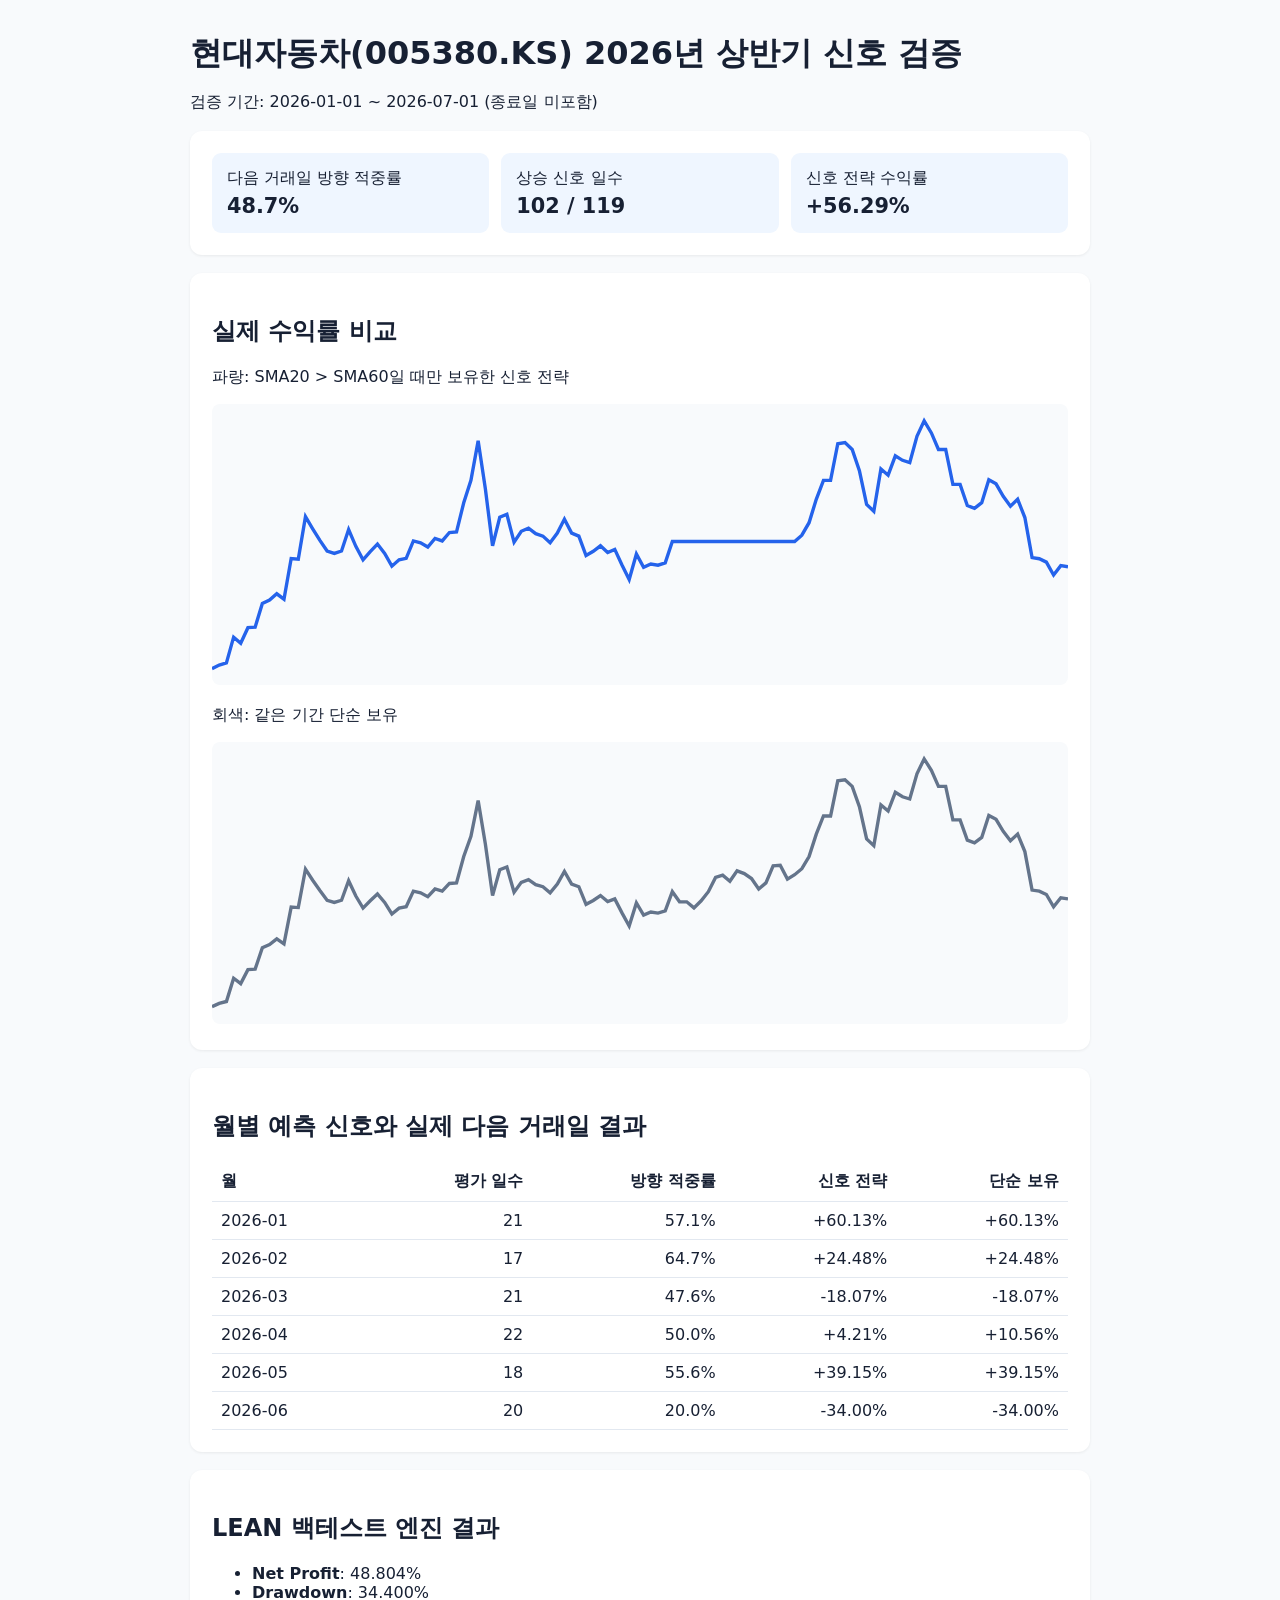
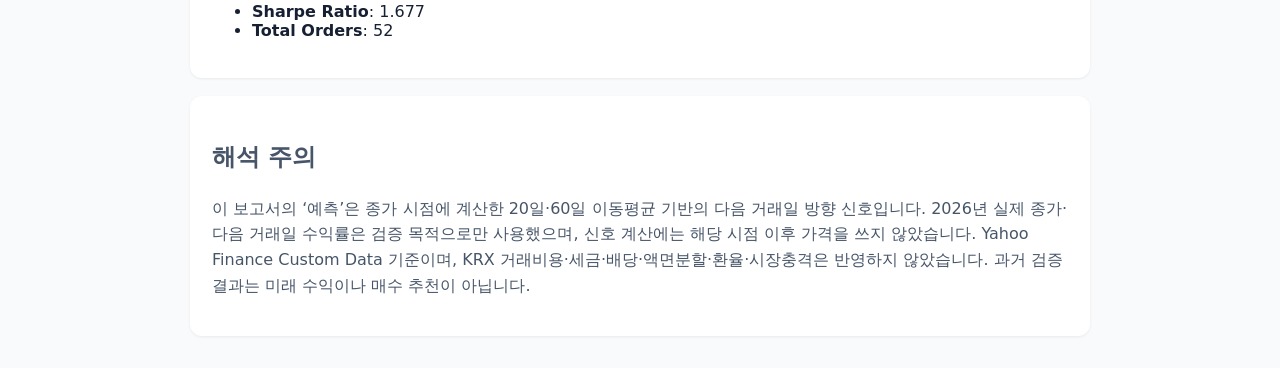
<file: hyundai-results/hyundai-2026-h1-report.html>
<!doctype html>
<html lang="ko"><meta charset="utf-8"><meta name="viewport" content="width=device-width,initial-scale=1">
<title>현대자동차 2026년 상반기 신호 검증</title>
<style>body{font-family:system-ui,sans-serif;max-width:900px;margin:32px auto;padding:0 20px;color:#172033;background:#f8fafc}section{background:white;border-radius:12px;padding:22px;margin:18px 0;box-shadow:0 1px 3px #0001}h1{margin-bottom:4px}.grid{display:grid;grid-template-columns:repeat(3,1fr);gap:12px}.metric{padding:15px;background:#eff6ff;border-radius:9px}.metric b{display:block;font-size:1.3rem;margin-top:5px}table{border-collapse:collapse;width:100%}td,th{padding:9px;border-bottom:1px solid #e2e8f0;text-align:right}td:first-child,th:first-child{text-align:left}svg{width:100%;background:#f8fafc;border-radius:8px}.note{color:#475569;line-height:1.6}</style>
<body><h1>현대자동차(005380.KS) 2026년 상반기 신호 검증</h1><p>검증 기간: 2026-01-01 ~ 2026-07-01 (종료일 미포함)</p>
<section class="grid"><div class="metric">다음 거래일 방향 적중률<b>48.7%</b></div><div class="metric">상승 신호 일수<b>102 / 119</b></div><div class="metric">신호 전략 수익률<b>+56.29%</b></div></section>
<section><h2>실제 수익률 비교</h2><p>파랑: SMA20 &gt; SMA60일 때만 보유한 신호 전략</p><svg viewBox="0 0 760 250" role="img" aria-label="누적 수익률"><polyline fill="none" stroke="#2563eb" stroke-width="3" points="0.0,235.0 6.4,231.8 12.8,229.9 19.2,207.0 25.5,212.4 31.9,198.6 38.3,198.1 44.7,177.1 51.1,174.1 57.5,168.5 63.9,173.3 70.3,137.2 76.6,137.8 83.0,100.0 89.4,110.8 95.8,121.1 102.2,130.5 108.6,132.6 115.0,130.5 121.3,111.4 127.7,126.4 134.1,138.3 140.5,131.0 146.9,124.3 153.3,132.6 159.7,144.0 166.1,138.3 172.4,137.0 178.8,121.6 185.2,123.2 191.6,127.0 198.0,119.4 204.4,121.6 210.8,114.1 217.1,113.5 223.5,87.7 229.9,67.7 236.3,32.7 242.7,75.3 249.1,125.9 255.5,100.6 261.8,97.9 268.2,122.7 274.6,113.0 281.0,110.3 287.4,115.1 293.8,117.3 300.2,123.2 306.6,114.6 312.9,102.2 319.3,114.6 325.7,117.3 332.1,134.5 338.5,130.8 344.9,125.9 351.3,131.8 357.6,129.1 364.0,142.9 370.4,155.8 376.8,133.2 383.2,145.0 389.6,142.1 396.0,143.1 402.4,141.0 408.7,122.1 415.1,122.1 421.5,122.1 427.9,122.1 434.3,122.1 440.7,122.1 447.1,122.1 453.4,122.1 459.8,122.1 466.2,122.1 472.6,122.1 479.0,122.1 485.4,122.1 491.8,122.1 498.2,122.1 504.5,122.1 510.9,122.1 517.3,122.1 523.7,116.5 530.1,105.4 536.5,84.6 542.9,67.8 549.2,67.8 555.6,35.3 562.0,34.3 568.4,40.4 574.8,59.2 581.2,89.1 587.6,95.2 593.9,57.7 600.3,63.2 606.7,46.0 613.1,50.0 619.5,52.1 625.9,28.7 632.3,15.0 638.7,25.7 645.0,40.4 651.4,40.4 657.8,71.4 664.2,71.4 670.6,90.1 677.0,92.7 683.4,87.6 689.7,67.3 696.1,70.9 702.5,82.0 708.9,90.7 715.3,84.6 721.7,100.8 728.1,136.4 734.5,137.4 740.8,140.4 747.2,151.8 753.6,143.5 760.0,144.5" /></svg><p>회색: 같은 기간 단순 보유</p><svg viewBox="0 0 760 250" role="img" aria-label="누적 수익률"><polyline fill="none" stroke="#64748b" stroke-width="3" points="0.0,235.0 6.4,232.1 12.8,230.4 19.2,209.7 25.5,214.5 31.9,202.1 38.3,201.6 44.7,182.6 51.1,179.9 57.5,174.8 63.9,179.2 70.3,146.6 76.6,147.0 83.0,112.9 89.4,122.7 95.8,131.9 102.2,140.5 108.6,142.4 115.0,140.5 121.3,123.2 127.7,136.8 134.1,147.5 140.5,141.0 146.9,134.9 153.3,142.4 159.7,152.7 166.1,147.5 172.4,146.3 178.8,132.4 185.2,133.9 191.6,137.3 198.0,130.5 204.4,132.4 210.8,125.6 217.1,125.1 223.5,101.7 229.9,83.7 236.3,52.0 242.7,90.5 249.1,136.3 255.5,113.4 261.8,111.0 268.2,133.4 274.6,124.6 281.0,122.2 287.4,126.6 293.8,128.5 300.2,133.9 306.6,126.1 312.9,114.9 319.3,126.1 325.7,128.5 332.1,144.1 338.5,140.7 344.9,136.3 351.3,141.7 357.6,139.3 364.0,151.7 370.4,163.4 376.8,142.9 383.2,153.6 389.6,150.9 396.0,151.9 402.4,150.0 408.7,132.9 415.1,141.9 421.5,141.9 427.9,147.3 434.3,141.0 440.7,132.9 447.1,120.2 453.4,118.3 459.8,123.7 466.2,114.4 472.6,116.8 479.0,121.2 485.4,130.5 491.8,125.1 498.2,110.0 504.5,109.5 510.9,121.7 517.3,117.8 523.7,112.5 530.1,101.7 536.5,81.8 542.9,65.7 549.2,65.7 555.6,34.5 562.0,33.5 568.4,39.4 574.8,57.4 581.2,86.1 587.6,92.0 593.9,55.9 600.3,61.3 606.7,44.7 613.1,48.6 619.5,50.6 625.9,28.2 632.3,15.0 638.7,25.2 645.0,39.4 651.4,39.4 657.8,69.1 664.2,69.1 670.6,87.1 677.0,89.6 683.4,84.7 689.7,65.2 696.1,68.6 702.5,79.3 708.9,87.6 715.3,81.8 721.7,97.3 728.1,131.5 734.5,132.4 740.8,135.4 747.2,146.3 753.6,138.3 760.0,139.3" /></svg></section>
<section><h2>월별 예측 신호와 실제 다음 거래일 결과</h2><table><thead><tr><th>월</th><th>평가 일수</th><th>방향 적중률</th><th>신호 전략</th><th>단순 보유</th></tr></thead><tbody><tr><td>2026-01</td><td>21</td><td>57.1%</td><td>+60.13%</td><td>+60.13%</td></tr><tr><td>2026-02</td><td>17</td><td>64.7%</td><td>+24.48%</td><td>+24.48%</td></tr><tr><td>2026-03</td><td>21</td><td>47.6%</td><td>-18.07%</td><td>-18.07%</td></tr><tr><td>2026-04</td><td>22</td><td>50.0%</td><td>+4.21%</td><td>+10.56%</td></tr><tr><td>2026-05</td><td>18</td><td>55.6%</td><td>+39.15%</td><td>+39.15%</td></tr><tr><td>2026-06</td><td>20</td><td>20.0%</td><td>-34.00%</td><td>-34.00%</td></tr></tbody></table></section>
<section><h2>LEAN 백테스트 엔진 결과</h2><ul><li><strong>Net Profit</strong>: 48.804%</li><li><strong>Drawdown</strong>: 34.400%</li><li><strong>Sharpe Ratio</strong>: 1.677</li><li><strong>Total Orders</strong>: 52</li></ul></section>
<section class="note"><h2>해석 주의</h2><p>이 보고서의 ‘예측’은 종가 시점에 계산한 20일·60일 이동평균 기반의 다음 거래일 방향 신호입니다. 2026년 실제 종가·다음 거래일 수익률은 검증 목적으로만 사용했으며, 신호 계산에는 해당 시점 이후 가격을 쓰지 않았습니다. Yahoo Finance Custom Data 기준이며, KRX 거래비용·세금·배당·액면분할·환율·시장충격은 반영하지 않았습니다. 과거 검증 결과는 미래 수익이나 매수 추천이 아닙니다.</p></section>
</body></html>
</file>
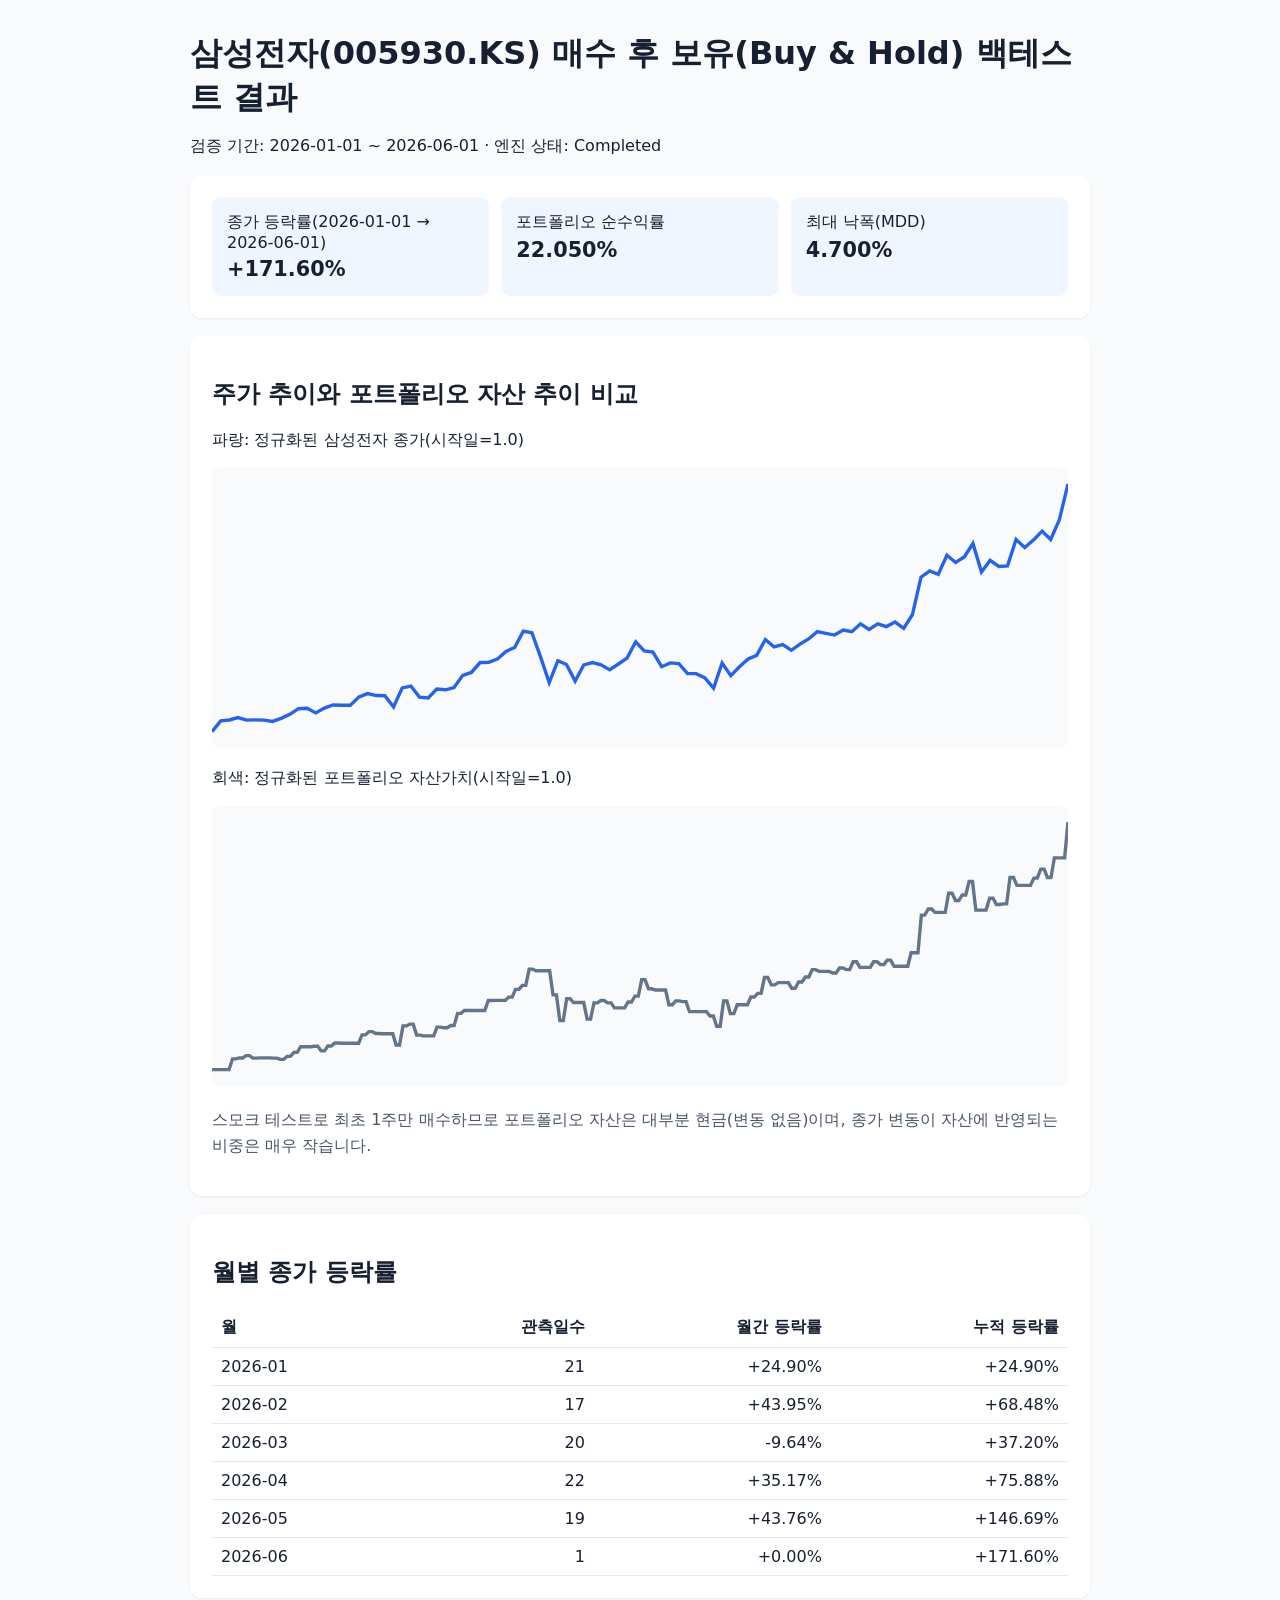
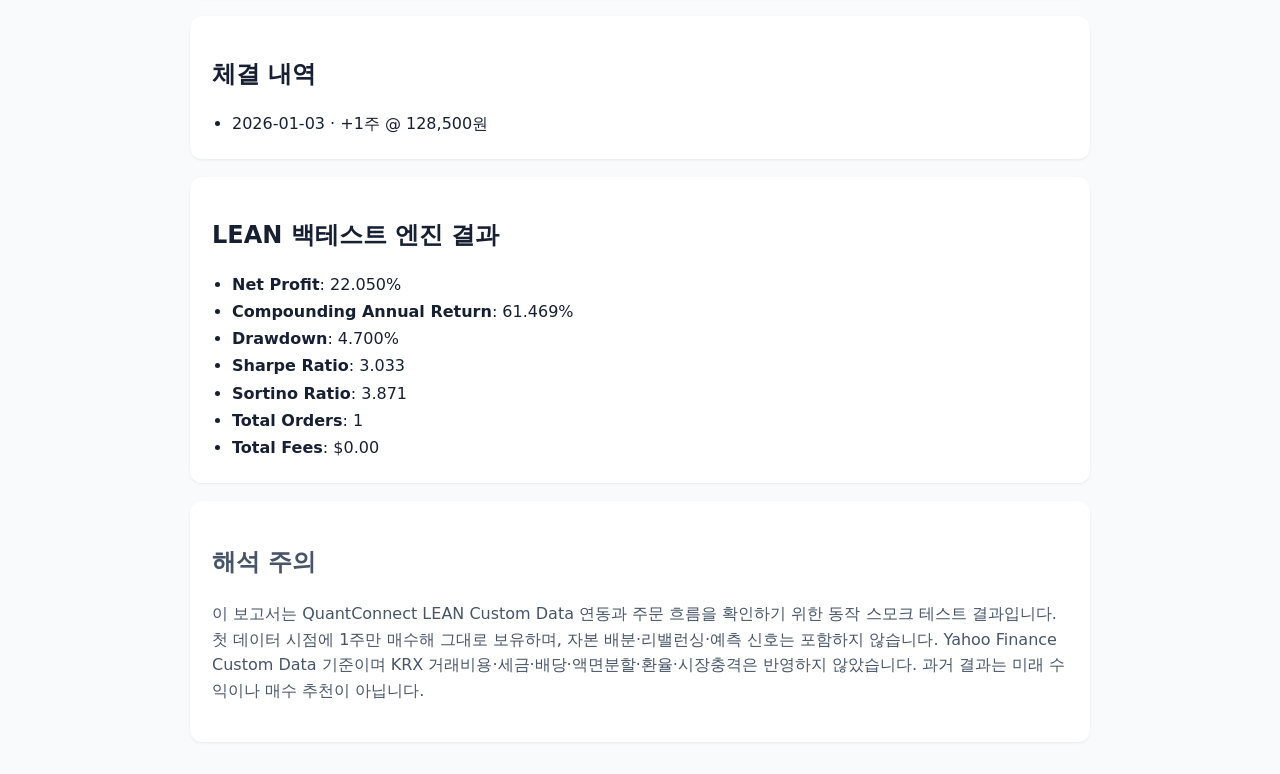
<file: lean-results/samsung-report.html>
<!doctype html>
<html lang="ko"><meta charset="utf-8"><meta name="viewport" content="width=device-width,initial-scale=1">
<title>삼성전자 매수 후 보유 백테스트 결과</title>
<style>body{font-family:system-ui,sans-serif;max-width:900px;margin:32px auto;padding:0 20px;color:#172033;background:#f8fafc}section{background:white;border-radius:12px;padding:22px;margin:18px 0;box-shadow:0 1px 3px #0001}h1{margin-bottom:4px}.grid{display:grid;grid-template-columns:repeat(3,1fr);gap:12px}.metric{padding:15px;background:#eff6ff;border-radius:9px}.metric b{display:block;font-size:1.3rem;margin-top:5px}table{border-collapse:collapse;width:100%}td,th{padding:9px;border-bottom:1px solid #e2e8f0;text-align:right}td:first-child,th:first-child{text-align:left}svg{width:100%;background:#f8fafc;border-radius:8px}.note{color:#475569;line-height:1.6}ul{margin:0;padding-left:20px;line-height:1.7}</style>
<body><h1>삼성전자(005930.KS) 매수 후 보유(Buy &amp; Hold) 백테스트 결과</h1><p>검증 기간: 2026-01-01 ~ 2026-06-01 · 엔진 상태: Completed</p>
<section class="grid"><div class="metric">종가 등락률(2026-01-01 → 2026-06-01)<b>+171.60%</b></div><div class="metric">포트폴리오 순수익률<b>22.050%</b></div><div class="metric">최대 낙폭(MDD)<b>4.700%</b></div></section>
<section><h2>주가 추이와 포트폴리오 자산 추이 비교</h2><p>파랑: 정규화된 삼성전자 종가(시작일=1.0)</p><svg viewBox="0 0 760 250" role="img" aria-label="추이"><polyline fill="none" stroke="#2563eb" stroke-width="3" points="0.0,235.0 7.7,225.4 15.4,224.6 23.0,222.5 30.7,224.7 38.4,224.5 46.1,224.7 53.7,225.9 61.4,223.2 69.1,219.6 76.8,214.6 84.4,214.2 92.1,218.3 99.8,214.0 107.5,211.3 115.2,211.5 122.8,211.5 130.5,204.1 138.2,201.2 145.9,202.9 153.5,203.1 161.2,213.1 168.9,196.1 176.6,194.5 184.2,204.3 191.9,205.0 199.6,197.2 207.3,197.8 214.9,195.8 222.6,185.0 230.3,182.4 238.0,173.6 245.7,173.5 253.3,170.6 261.0,163.7 268.7,160.2 276.4,145.7 284.0,147.2 291.7,168.6 299.4,191.4 307.1,172.0 314.7,175.4 322.4,190.1 330.1,175.7 337.8,173.6 345.5,175.7 353.1,180.1 360.8,174.9 368.5,169.7 376.2,155.2 383.8,163.2 391.5,164.3 399.2,177.3 406.9,173.9 414.5,174.6 422.2,183.5 429.9,183.5 437.6,187.3 445.3,196.4 452.9,174.0 460.6,185.2 468.3,177.4 476.0,170.5 483.6,167.2 491.3,153.2 499.0,159.7 506.7,157.7 514.3,162.7 522.0,157.2 529.7,152.7 537.4,146.2 545.1,147.7 552.7,149.2 560.4,144.7 568.1,146.2 575.8,139.2 583.4,144.2 591.1,139.2 598.8,141.7 606.5,137.7 614.1,143.2 621.8,131.2 629.5,97.8 637.2,92.3 644.8,95.3 652.5,78.4 660.2,84.8 667.9,79.9 675.6,67.9 683.2,93.3 690.9,82.8 698.6,88.3 706.3,87.8 713.9,64.4 721.6,71.4 729.3,64.9 737.0,56.9 744.6,64.4 752.3,46.9 760.0,15.0" /></svg><p>회색: 정규화된 포트폴리오 자산가치(시작일=1.0)</p><svg viewBox="0 0 760 250" role="img" aria-label="추이"><polyline fill="none" stroke="#64748b" stroke-width="3" points="0.0,235.0 3.0,235.0 6.1,235.0 9.1,235.0 12.1,235.0 15.1,235.0 18.2,225.4 21.2,225.4 24.2,224.6 27.3,224.6 30.3,222.5 33.3,222.5 36.3,224.7 39.4,224.7 42.4,224.5 45.4,224.5 48.4,224.5 51.5,224.5 54.5,224.7 57.5,224.7 60.6,225.9 63.6,225.9 66.6,223.2 69.6,223.2 72.7,219.6 75.7,219.6 78.7,214.6 81.8,214.6 84.8,214.6 87.8,214.6 90.8,214.2 93.9,214.2 96.9,218.3 99.9,218.3 102.9,214.0 106.0,214.0 109.0,211.3 112.0,211.3 115.1,211.5 118.1,211.5 121.1,211.5 124.1,211.5 127.2,211.5 130.2,211.5 133.2,204.1 136.3,204.1 139.3,201.2 142.3,201.2 145.3,202.9 148.4,202.9 151.4,203.1 154.4,203.1 157.5,203.1 160.5,203.1 163.5,213.1 166.5,213.1 169.6,196.1 172.6,196.1 175.6,194.5 178.6,194.5 181.7,204.3 184.7,204.3 187.7,205.0 190.8,205.0 193.8,205.0 196.8,205.0 199.8,197.2 202.9,197.2 205.9,197.8 208.9,197.8 212.0,195.8 215.0,195.8 218.0,185.0 221.0,185.0 224.1,182.4 227.1,182.4 230.1,182.4 233.1,182.4 236.2,182.4 239.2,182.4 242.2,182.4 245.3,173.6 248.3,173.6 251.3,173.5 254.3,173.5 257.4,173.5 260.4,173.5 263.4,170.6 266.5,170.6 269.5,163.7 272.5,163.7 275.5,160.2 278.6,160.2 281.6,145.7 284.6,145.7 287.6,147.2 290.7,147.2 293.7,147.2 296.7,147.2 299.8,147.2 302.8,168.6 305.8,168.6 308.8,191.4 311.9,191.4 314.9,172.0 317.9,172.0 321.0,175.4 324.0,175.4 327.0,175.4 330.0,175.4 333.1,190.1 336.1,190.1 339.1,175.7 342.2,175.7 345.2,173.6 348.2,173.6 351.2,175.7 354.3,175.7 357.3,180.1 360.3,180.1 363.3,180.1 366.4,180.1 369.4,174.9 372.4,174.9 375.5,169.7 378.5,169.7 381.5,155.2 384.5,155.2 387.6,163.2 390.6,163.2 393.6,164.3 396.7,164.3 399.7,164.3 402.7,164.3 405.7,177.3 408.8,177.3 411.8,173.9 414.8,173.9 417.8,174.6 420.9,174.6 423.9,183.5 426.9,183.5 430.0,183.5 433.0,183.5 436.0,183.5 439.0,183.5 442.1,187.3 445.1,187.3 448.1,196.4 451.2,196.4 454.2,174.0 457.2,174.0 460.2,185.2 463.3,185.2 466.3,177.4 469.3,177.4 472.4,177.4 475.4,177.4 478.4,170.5 481.4,170.5 484.5,167.2 487.5,167.2 490.5,153.2 493.5,153.2 496.6,159.7 499.6,159.7 502.6,157.7 505.7,157.7 508.7,157.7 511.7,157.7 514.7,162.7 517.8,162.7 520.8,157.2 523.8,157.2 526.9,152.7 529.9,152.7 532.9,146.2 535.9,146.2 539.0,147.7 542.0,147.7 545.0,147.7 548.0,147.7 551.1,149.2 554.1,149.2 557.1,144.7 560.2,144.7 563.2,146.2 566.2,146.2 569.2,139.2 572.3,139.2 575.3,144.2 578.3,144.2 581.4,144.2 584.4,144.2 587.4,139.2 590.4,139.2 593.5,141.7 596.5,141.7 599.5,137.7 602.5,137.7 605.6,143.2 608.6,143.2 611.6,143.2 614.7,143.2 617.7,143.2 620.7,131.2 623.7,131.2 626.8,131.2 629.8,97.8 632.8,97.8 635.9,92.3 638.9,92.3 641.9,95.3 644.9,95.3 648.0,95.3 651.0,95.3 654.0,78.4 657.1,78.4 660.1,84.8 663.1,84.8 666.1,79.9 669.2,79.9 672.2,67.9 675.2,67.9 678.2,93.3 681.3,93.3 684.3,93.3 687.3,93.3 690.4,82.8 693.4,82.8 696.4,88.3 699.4,88.3 702.5,87.8 705.5,87.8 708.5,64.4 711.6,64.4 714.6,71.4 717.6,71.4 720.6,71.4 723.7,71.4 726.7,71.4 729.7,64.9 732.7,64.9 735.8,56.9 738.8,56.9 741.8,64.4 744.9,64.4 747.9,46.9 750.9,46.9 753.9,46.9 757.0,46.9 760.0,15.0" /></svg><p class="note">스모크 테스트로 최초 1주만 매수하므로 포트폴리오 자산은 대부분 현금(변동 없음)이며, 종가 변동이 자산에 반영되는 비중은 매우 작습니다.</p></section>
<section><h2>월별 종가 등락률</h2><table><thead><tr><th>월</th><th>관측일수</th><th>월간 등락률</th><th>누적 등락률</th></tr></thead><tbody><tr><td>2026-01</td><td>21</td><td>+24.90%</td><td>+24.90%</td></tr><tr><td>2026-02</td><td>17</td><td>+43.95%</td><td>+68.48%</td></tr><tr><td>2026-03</td><td>20</td><td>-9.64%</td><td>+37.20%</td></tr><tr><td>2026-04</td><td>22</td><td>+35.17%</td><td>+75.88%</td></tr><tr><td>2026-05</td><td>19</td><td>+43.76%</td><td>+146.69%</td></tr><tr><td>2026-06</td><td>1</td><td>+0.00%</td><td>+171.60%</td></tr></tbody></table></section>
<section><h2>체결 내역</h2><ul><li>2026-01-03 · +1주 @ 128,500원</li></ul></section>
<section><h2>LEAN 백테스트 엔진 결과</h2><ul><li><strong>Net Profit</strong>: 22.050%</li><li><strong>Compounding Annual Return</strong>: 61.469%</li><li><strong>Drawdown</strong>: 4.700%</li><li><strong>Sharpe Ratio</strong>: 3.033</li><li><strong>Sortino Ratio</strong>: 3.871</li><li><strong>Total Orders</strong>: 1</li><li><strong>Total Fees</strong>: $0.00</li></ul></section>
<section class="note"><h2>해석 주의</h2><p>이 보고서는 QuantConnect LEAN Custom Data 연동과 주문 흐름을 확인하기 위한 동작 스모크 테스트 결과입니다. 첫 데이터 시점에 1주만 매수해 그대로 보유하며, 자본 배분·리밸런싱·예측 신호는 포함하지 않습니다. Yahoo Finance Custom Data 기준이며 KRX 거래비용·세금·배당·액면분할·환율·시장충격은 반영하지 않았습니다. 과거 결과는 미래 수익이나 매수 추천이 아닙니다.</p></section>
</body></html>
</file>
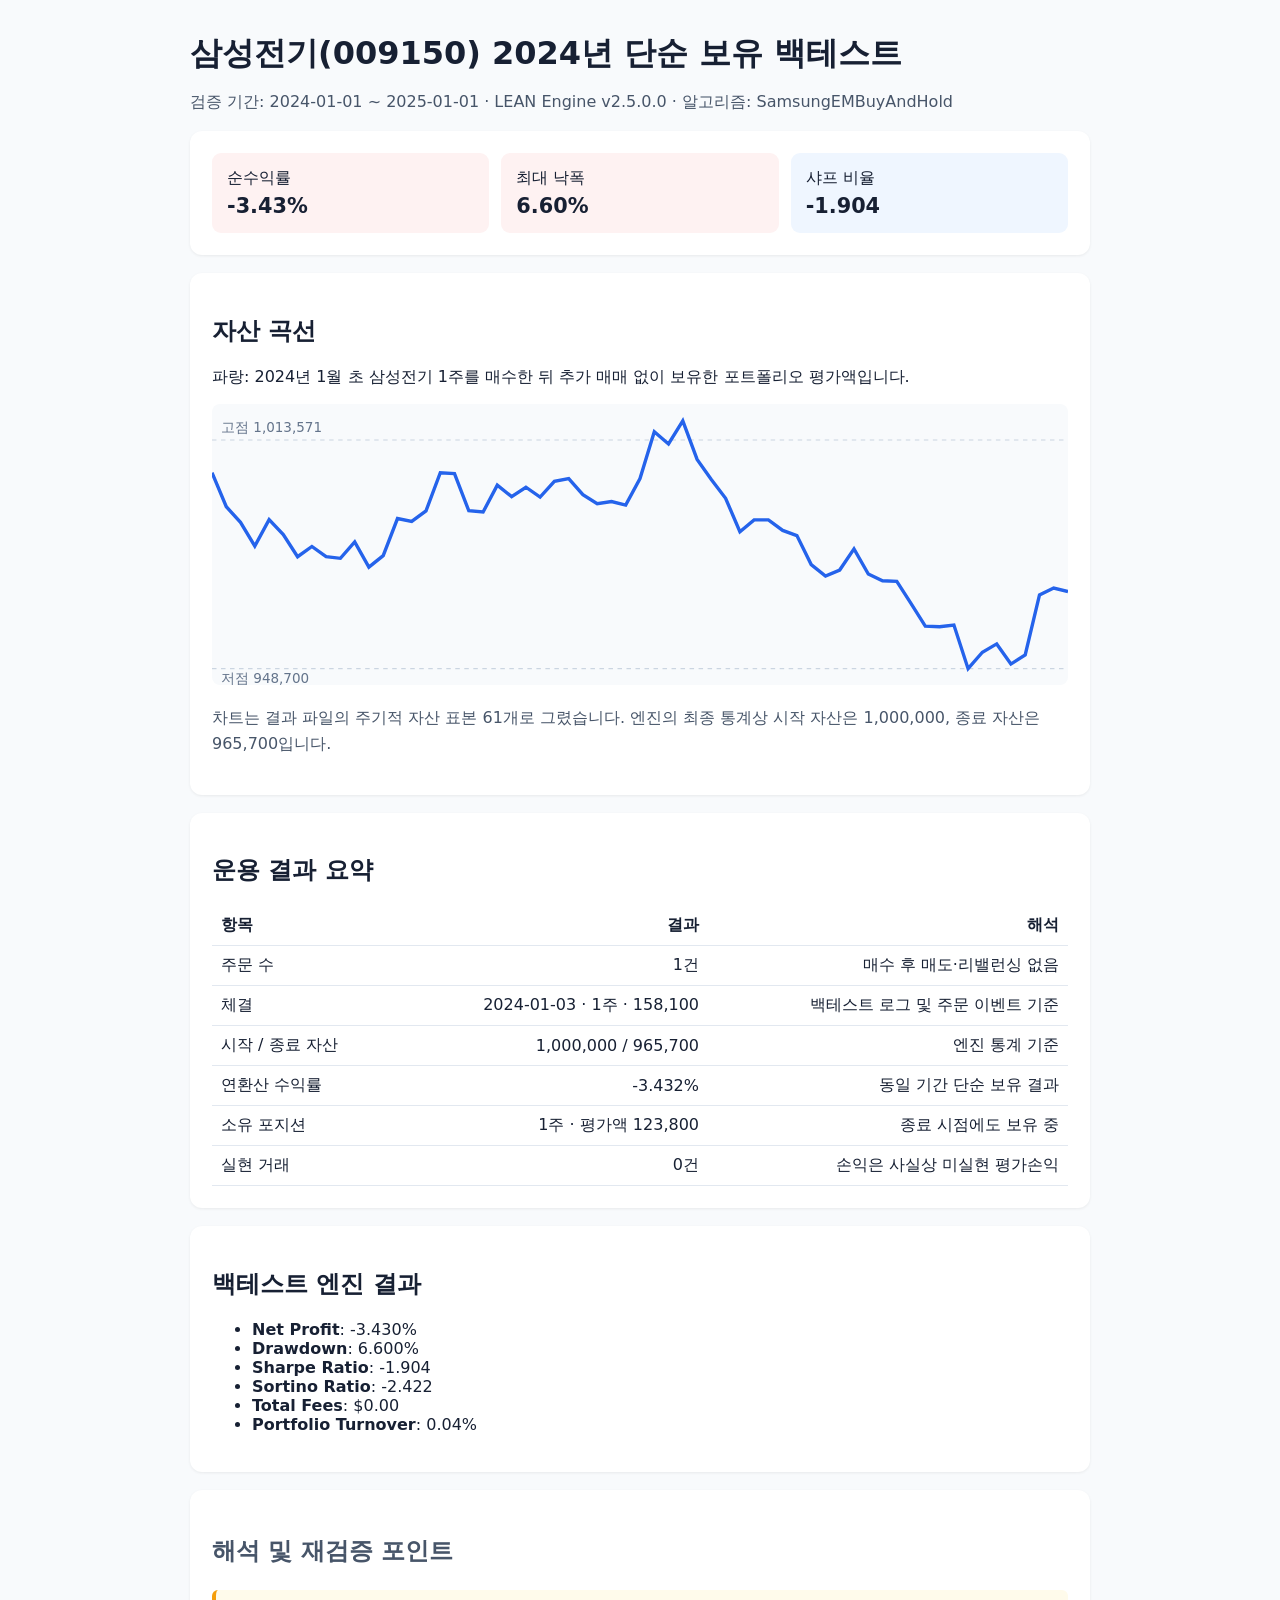
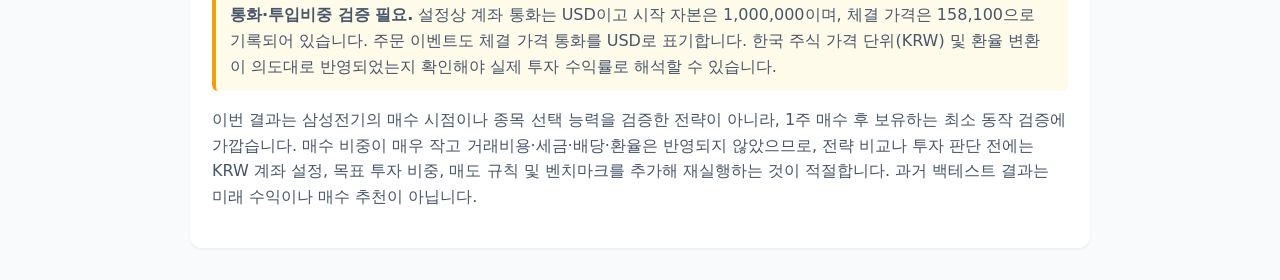
<file: samsung-em-results/samsung-em-2024-buy-and-hold-report.html>
<!doctype html>
<html lang="ko">
<meta charset="utf-8">
<meta name="viewport" content="width=device-width,initial-scale=1">
<title>삼성전기 2024년 단순 보유 백테스트</title>
<style>
  body{font-family:system-ui,sans-serif;max-width:900px;margin:32px auto;padding:0 20px;color:#172033;background:#f8fafc}
  section{background:#fff;border-radius:12px;padding:22px;margin:18px 0;box-shadow:0 1px 3px #0001}
  h1{margin-bottom:4px}.grid{display:grid;grid-template-columns:repeat(3,1fr);gap:12px}
  .metric{padding:15px;background:#eff6ff;border-radius:9px}.metric.negative{background:#fef2f2}.metric b{display:block;font-size:1.3rem;margin-top:5px}
  table{border-collapse:collapse;width:100%}td,th{padding:9px;border-bottom:1px solid #e2e8f0;text-align:right}td:first-child,th:first-child{text-align:left}
  svg{width:100%;background:#f8fafc;border-radius:8px}.note{color:#475569;line-height:1.6}.warning{background:#fffbeb;border-left:4px solid #f59e0b;padding:12px 14px;border-radius:6px;line-height:1.6}.sub{color:#475569}
  @media(max-width:640px){.grid{grid-template-columns:1fr}}
</style>
<body>
  <h1>삼성전기(009150) 2024년 단순 보유 백테스트</h1>
  <p class="sub">검증 기간: 2024-01-01 ~ 2025-01-01 · LEAN Engine v2.5.0.0 · 알고리즘: SamsungEMBuyAndHold</p>

  <section class="grid">
    <div class="metric negative">순수익률<b>-3.43%</b></div>
    <div class="metric negative">최대 낙폭<b>6.60%</b></div>
    <div class="metric">샤프 비율<b>-1.904</b></div>
  </section>

  <section>
    <h2>자산 곡선</h2>
    <p>파랑: 2024년 1월 초 삼성전기 1주를 매수한 뒤 추가 매매 없이 보유한 포트폴리오 평가액입니다.</p>
    <svg viewBox="0 0 760 250" role="img" aria-label="삼성전기 단순 보유 포트폴리오 자산 곡선">
      <line x1="0" y1="32" x2="760" y2="32" stroke="#cbd5e1" stroke-dasharray="4 4"/>
      <line x1="0" y1="235" x2="760" y2="235" stroke="#cbd5e1" stroke-dasharray="4 4"/>
      <polyline id="equity-line" fill="none" stroke="#2563eb" stroke-width="3"/>
      <text x="8" y="25" fill="#64748b" font-size="12">고점 1,013,571</text>
      <text x="8" y="248" fill="#64748b" font-size="12">저점 948,700</text>
    </svg>
    <p class="note">차트는 결과 파일의 주기적 자산 표본 61개로 그렸습니다. 엔진의 최종 통계상 시작 자산은 1,000,000, 종료 자산은 965,700입니다.</p>
  </section>

  <section>
    <h2>운용 결과 요약</h2>
    <table>
      <thead><tr><th>항목</th><th>결과</th><th>해석</th></tr></thead>
      <tbody>
        <tr><td>주문 수</td><td>1건</td><td>매수 후 매도·리밸런싱 없음</td></tr>
        <tr><td>체결</td><td>2024-01-03 · 1주 · 158,100</td><td>백테스트 로그 및 주문 이벤트 기준</td></tr>
        <tr><td>시작 / 종료 자산</td><td>1,000,000 / 965,700</td><td>엔진 통계 기준</td></tr>
        <tr><td>연환산 수익률</td><td>-3.432%</td><td>동일 기간 단순 보유 결과</td></tr>
        <tr><td>소유 포지션</td><td>1주 · 평가액 123,800</td><td>종료 시점에도 보유 중</td></tr>
        <tr><td>실현 거래</td><td>0건</td><td>손익은 사실상 미실현 평가손익</td></tr>
      </tbody>
    </table>
  </section>

  <section>
    <h2>백테스트 엔진 결과</h2>
    <ul>
      <li><strong>Net Profit</strong>: -3.430%</li>
      <li><strong>Drawdown</strong>: 6.600%</li>
      <li><strong>Sharpe Ratio</strong>: -1.904</li>
      <li><strong>Sortino Ratio</strong>: -2.422</li>
      <li><strong>Total Fees</strong>: $0.00</li>
      <li><strong>Portfolio Turnover</strong>: 0.04%</li>
    </ul>
  </section>

  <section class="note">
    <h2>해석 및 재검증 포인트</h2>
    <div class="warning"><strong>통화·투입비중 검증 필요.</strong> 설정상 계좌 통화는 USD이고 시작 자본은 1,000,000이며, 체결 가격은 158,100으로 기록되어 있습니다. 주문 이벤트도 체결 가격 통화를 USD로 표기합니다. 한국 주식 가격 단위(KRW) 및 환율 변환이 의도대로 반영되었는지 확인해야 실제 투자 수익률로 해석할 수 있습니다.</div>
    <p>이번 결과는 삼성전기의 매수 시점이나 종목 선택 능력을 검증한 전략이 아니라, 1주 매수 후 보유하는 최소 동작 검증에 가깝습니다. 매수 비중이 매우 작고 거래비용·세금·배당·환율은 반영되지 않았으므로, 전략 비교나 투자 판단 전에는 KRW 계좌 설정, 목표 투자 비중, 매도 규칙 및 벤치마크를 추가해 재실행하는 것이 적절합니다. 과거 백테스트 결과는 미래 수익이나 매수 추천이 아닙니다.</p>
  </section>

  <script>
    const equity=[1000000,991100,987000,980800,987700,983800,978000,980700,978000,977600,981900,975300,978298.773,988001.3889,987229.8611,990025,1000001.3889,999762.8571,990051.3889,989728.4722,996757.6389,993745.9459,996202.7778,993631.9444,997748.5714,998486.8056,994246.5278,991863.8889,992468.0556,991502.027,998462.5,1010703.5714,1007538.8889,1013570.8333,1003488.8889,998240.9722,993308.1081,984553.4722,987647.1429,987652.7778,984909.0278,983545.1389,975934.7222,972941.8919,974532.6389,980085.7143,973467.5676,971715.9722,971576.4286,965757.6389,959832.4324,959654.8611,960100,948700,953000,955200,949900,952300,968000,969800,968900];
    const lo=Math.min(...equity),hi=Math.max(...equity),h=220;
    document.querySelector('#equity-line').setAttribute('points',equity.map((value,index)=>`${(index/(equity.length-1)*760).toFixed(1)},${(235-(value-lo)/(hi-lo)*h).toFixed(1)}`).join(' '));
  </script>
</body>
</html>
</file>
